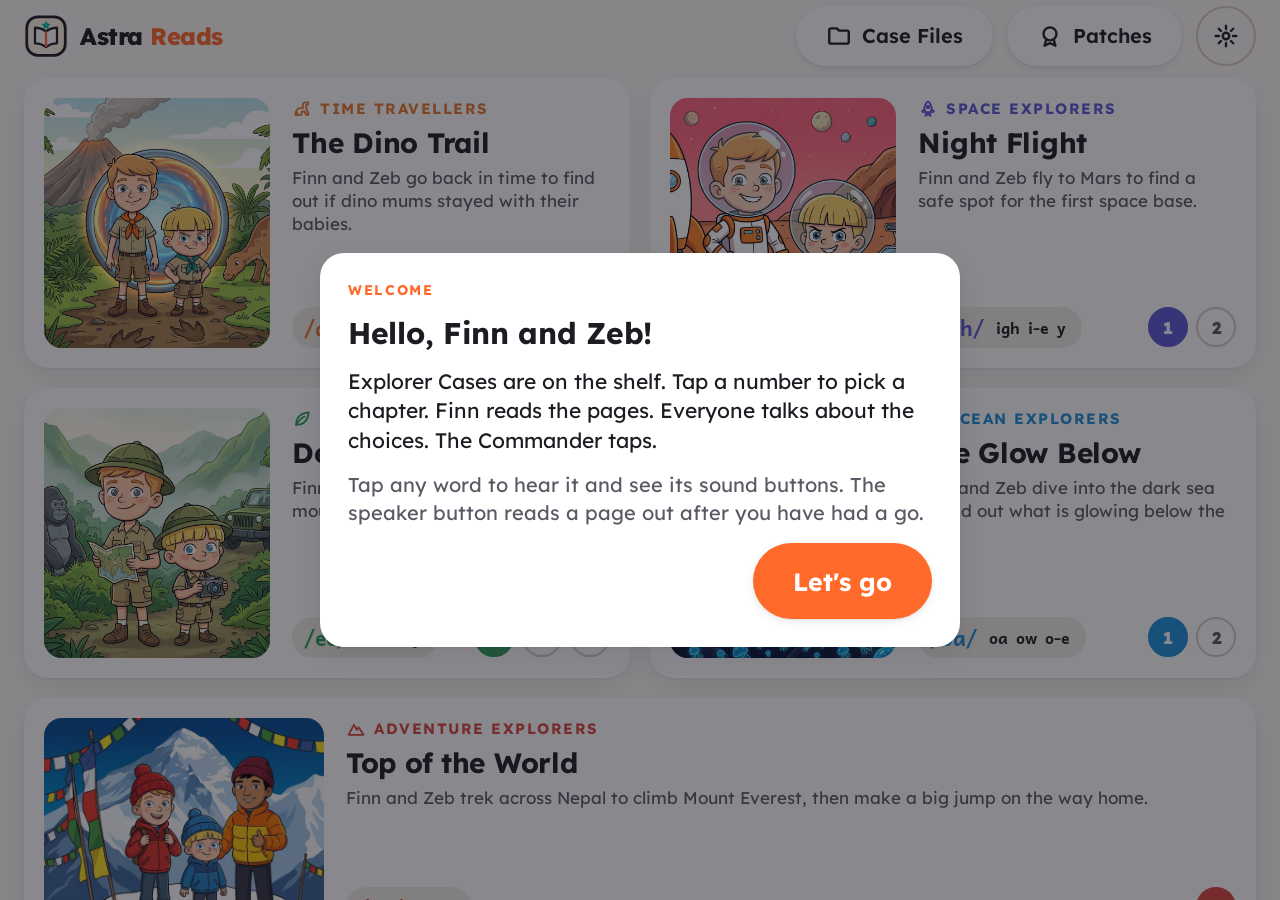
<file: index.html>
<!doctype html>
<html lang="en-GB">
<head>
<meta charset="utf-8">
<meta name="viewport" content="width=device-width, initial-scale=1, viewport-fit=cover">
<title>Astra Reads</title>
<meta name="description" content="Explorer Cases: interactive phonics stories starring Finn and Zeb, with sound buttons, choices, Case Files and questions.">
<meta name="theme-color" content="#faf8f3">
<meta name="color-scheme" content="light">
<meta name="mobile-web-app-capable" content="yes">
<meta name="apple-mobile-web-app-capable" content="yes">
<meta name="apple-mobile-web-app-status-bar-style" content="default">
<meta name="apple-mobile-web-app-title" content="Astra Reads">
<link rel="manifest" href="manifest.webmanifest">
<link rel="icon" type="image/png" sizes="32x32" href="assets/icons/favicon-32.png">
<link rel="apple-touch-icon" href="assets/icons/apple-touch-icon-180.png">
<link rel="preconnect" href="https://fonts.googleapis.com">
<link rel="preconnect" href="https://fonts.gstatic.com" crossorigin>
<link rel="stylesheet" href="css/app.css">
</head>
<body>
<main id="app"></main>
<noscript><p style="padding:40px;font-family:sans-serif">Astra Reads needs JavaScript switched on.</p></noscript>
<script type="module" src="js/app.js"></script>
</body>
</html>
</file>
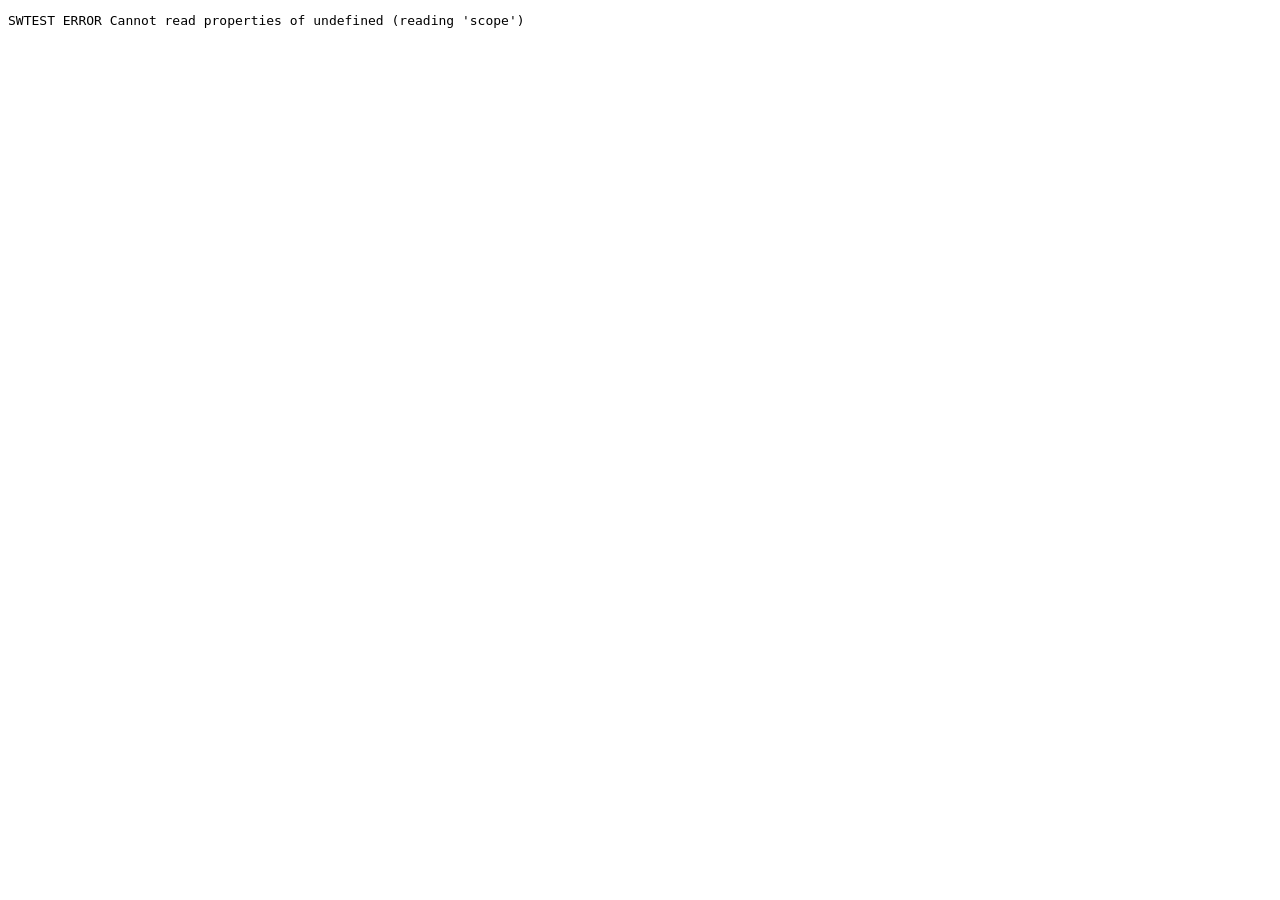
<file: dev/test-sw.html>
<!doctype html><meta charset="utf-8"><title>sw test</title>
<script>if (/[?&]hold=/.test(location.search)) document.write('<iframe src="/__hold?s=' + location.search.match(/hold=(\d+)/)[1] + '" style="display:none"></iframe>');</script>
<script type="module">
const log = (...a) => { console.log('SWTEST', ...a); const p = document.createElement('pre'); p.textContent = 'SWTEST ' + a.join(' '); document.body.appendChild(p); };
try {
  const reg = await navigator.serviceWorker.register('../sw.js', { scope: '../' });
  log('registered', reg.scope);
  const sw = reg.installing || reg.waiting || reg.active;
  let ready = sw.state === 'activated';
  sw.addEventListener('statechange', () => { log('state', sw.state); if (sw.state === 'activated' || sw.state === 'redundant') ready = true; });
  for (let i = 0; i < 150 && !ready; i++) { try { await fetch('/__slow?' + i, { cache: 'no-store' }); } catch (e) { await new Promise(r => setTimeout(r, 1000)); } }
  log('final state', sw.state);
  const keys = await caches.keys();
  const c = await caches.open(keys.find(k => k.startsWith('astrareads')));
  const n = (await c.keys()).length;
  const has = async u => !!(await c.match(new URL(u, location.href).href));
  log('cache', keys.join(','), 'entries', n,
    'shell', await has('../'), 'app', await has('../js/app.js'), 'story', await has('../js/story.js'),
    'book', await has('../content/books/dino-1.json'), 'ch2', await has('../content/books/ocean-2.json'), 'ch2pic', await has('../assets/img/books/ocean-2/case.webp'), 'picture', await has('../assets/img/books/dino-1/p01.webp'),
    'icon', await has('../assets/icons/icon-192.png'),
    'fonts', await has('https://fonts.googleapis.com/css2?family=Andika:wght@400;700&family=Lexend:wght@400;500;600;700;800&display=swap'));
} catch (e) { log('ERROR', e.message); }
</script>
</file>
<file: css/app.css>
/* Astra Reads: a clean, quiet reading room. Warm paper, white cards, one accent colour per theme,
   big pictures and big Andika text. Chrome stays out of the way of the page. */
@import url('https://fonts.googleapis.com/css2?family=Andika:wght@400;700&family=Lexend:wght@400;500;600;700;800&display=swap');

:root {
  --paper: #faf8f3;
  --paper-2: #f1eee6;
  --card: #ffffff;
  --ink: #1d1c22;
  --ink-2: #5a5964;
  --ink-3: #9a98a6;
  --line: #e6e2d9;
  --line-2: #d4cfc4;
  --accent: #ff6a2b;        /* app accent (home, buttons outside a story) */
  --accent-soft: #ffe9dd;
  --good: #1fa062;
  --good-soft: #dff5e8;
  --star: #f5b400;
  --theme: var(--accent);   /* set per story */
  --theme-soft: var(--accent-soft);
  --theme-deep: #c94d16;
  --theme-ink: #ffffff;
  --radius: 24px;
  --radius-s: 16px;
  --font: 'Lexend', system-ui, sans-serif;
  --read: 'Andika', 'Lexend', system-ui, sans-serif;
  --shadow: 0 1px 2px rgba(29, 28, 34, .06), 0 8px 24px rgba(29, 28, 34, .08);
  --shadow-s: 0 1px 2px rgba(29, 28, 34, .08), 0 3px 10px rgba(29, 28, 34, .08);
  --top: 72px;
  color-scheme: light;
}
.theme-dino  { --theme: #e8792a; --theme-soft: #fdebdc; --theme-deep: #b8561a; }
.theme-space { --theme: #5b57d6; --theme-soft: #e8e7fb; --theme-deep: #3d3aa8; }
.theme-wild  { --theme: #2f9e5b; --theme-soft: #e1f4e8; --theme-deep: #1f7241; }
.theme-ocean { --theme: #1b8fd8; --theme-soft: #e0f0fb; --theme-deep: #1267a0; }
.theme-adventure { --theme: #d9473f; --theme-soft: #fde4e1; --theme-deep: #a8302a; }

*, *::before, *::after { box-sizing: border-box; }
html, body {
  margin: 0; height: 100%; background: var(--paper); color: var(--ink);
  font-family: var(--font); font-size: 20px; line-height: 1.4;
  -webkit-font-smoothing: antialiased; -webkit-tap-highlight-color: transparent; overscroll-behavior: none;
}
body { overflow: hidden; user-select: none; -webkit-user-select: none; -webkit-touch-callout: none; touch-action: manipulation; }
button { font-family: inherit; color: inherit; }
a { color: inherit; }
h1, h2, h3 { margin: 0; line-height: 1.15; font-weight: 700; letter-spacing: -.01em; }
h1 { font-size: 40px; font-weight: 800; }
h2 { font-size: 30px; }
h3 { font-size: 22px; }
p { margin: 0; }
.muted { color: var(--ink-2); }
.faint { color: var(--ink-3); }
.small { font-size: 16px; }
.row { display: flex; align-items: center; }
.col { display: flex; flex-direction: column; }
.gap { gap: 16px; }
.gap-s { gap: 10px; }
.gap-l { gap: 28px; }
.grow { flex: 1; }
.center { justify-content: center; }
.wrap { flex-wrap: wrap; }
.hidden { display: none !important; }
svg { display: block; }

#app { position: fixed; inset: 0; display: flex; flex-direction: column; }
.view { flex: 1; min-height: 0; display: flex; flex-direction: column; position: relative; animation: fade .25s ease-out; }
.scroll { overflow-y: auto; overflow-x: hidden; -webkit-overflow-scrolling: touch; }
@keyframes fade { from { opacity: 0; } to { opacity: 1; } }
@keyframes rise { from { opacity: 0; transform: translateY(14px); } to { opacity: 1; transform: none; } }
@keyframes pop { 0% { transform: scale(.6); opacity: 0; } 70% { transform: scale(1.08); opacity: 1; } 100% { transform: scale(1); } }
@keyframes wobble { 0%, 100% { transform: translateX(0); } 25% { transform: translateX(-7px); } 75% { transform: translateX(7px); } }
@keyframes pulse { 50% { transform: scale(1.06); } }

/* ---------------- Buttons ---------------- */
.btn {
  display: inline-flex; align-items: center; justify-content: center; gap: 10px;
  min-height: 60px; padding: 0 28px; border-radius: 999px; border: 2px solid transparent;
  background: var(--card); color: var(--ink); font-size: 20px; font-weight: 600; cursor: pointer;
  box-shadow: var(--shadow-s); text-decoration: none; white-space: nowrap; touch-action: manipulation;
  transition: transform .08s, box-shadow .12s, background .15s, opacity .15s;
}
.btn svg { width: 26px; height: 26px; flex: none; }
.btn:active { transform: scale(.97); box-shadow: 0 1px 2px rgba(29,28,34,.1); }
.btn:disabled { opacity: .4; cursor: default; transform: none; }
.btn.primary { background: var(--theme); color: var(--theme-ink); }
.btn.accent { background: var(--accent); color: #fff; }
.btn.good { background: var(--good); color: #fff; }
.btn.ghost { background: transparent; box-shadow: none; border-color: var(--line-2); }
.btn.plain { background: transparent; box-shadow: none; }
.btn.big { min-height: 76px; font-size: 25px; padding: 0 38px; font-weight: 700; }
.btn.big svg { width: 30px; height: 30px; }
.btn.small { min-height: 48px; font-size: 17px; padding: 0 20px; }
.btn.small svg { width: 22px; height: 22px; }
.btn.round { width: 60px; padding: 0; }
.btn.round.big { width: 76px; }
.btn.round.small { width: 48px; }
.btn.on { background: var(--ink); color: #fff; }
.btn.glow { animation: pulse 1.4s ease-in-out infinite; }

/* ---------------- Cards ---------------- */
.card { background: var(--card); border-radius: var(--radius); box-shadow: var(--shadow); padding: 28px; }
.card.flat { box-shadow: none; border: 2px solid var(--line); }
.eyebrow { font-size: 14px; font-weight: 700; letter-spacing: .12em; text-transform: uppercase; color: var(--theme); display: flex; align-items: center; gap: 6px; }
.eyebrow svg { width: 18px; height: 18px; flex: none; }
.scene { position: absolute; inset: 0; }
.scene svg { width: 100%; height: 100%; display: block; }
.pic img, .cover img, .img img, .look img, .ans .pic img { position: relative; z-index: 1; }
.cover, .img, .look, .ans .pic { position: relative; }
.chip { display: inline-flex; align-items: center; gap: 8px; padding: 6px 14px; border-radius: 999px; background: var(--paper-2); font-weight: 600; font-size: 16px; color: var(--ink-2); }
.chip.theme { background: var(--theme-soft); color: var(--theme-deep); }
.chip svg { width: 18px; height: 18px; }
.sound-badge { display: inline-flex; align-items: center; gap: 10px; padding: 8px 16px 8px 12px; border-radius: 999px; background: var(--card); box-shadow: var(--shadow-s); font-weight: 700; }
.sound-badge .ph { font-family: var(--read); font-size: 24px; color: var(--theme); }
.sound-badge .sp { font-family: var(--read); font-size: 18px; color: var(--ink-2); white-space: nowrap; }
.shelf .sound-badge { padding: 6px 14px 6px 12px; box-shadow: none; background: var(--paper-2); }
.shelf .sound-badge .ph { font-size: 21px; }
.shelf .sound-badge .sp { font-size: 16px; }
.sound-badge .sp b { color: var(--ink); font-weight: 700; margin: 0 2px; }

/* ---------------- Top bar ---------------- */
.topbar { height: var(--top); flex: none; display: flex; align-items: center; gap: 14px; padding: 0 24px; }
.topbar .title { font-weight: 700; font-size: 22px; white-space: nowrap; overflow: hidden; text-overflow: ellipsis; }
.topbar .spacer { flex: 1; }
.logo { display: flex; align-items: center; gap: 12px; }
.logo .mark { width: 44px; height: 44px; }
.logo .word { font-weight: 800; font-size: 24px; letter-spacing: -.02em; line-height: 1; }
.logo .word span { color: var(--accent); }

/* ---------------- Home ---------------- */
.home { padding: 6px 24px 32px; display: grid; grid-template-columns: 1fr 1fr; gap: 20px; }
.shelf { display: flex; gap: 22px; padding: 20px; background: var(--card); border-radius: var(--radius); box-shadow: var(--shadow); min-height: 290px; cursor: pointer; position: relative; overflow: hidden; animation: rise .35s ease-out both; }
.shelf:nth-child(2) { animation-delay: .05s; } .shelf:nth-child(3) { animation-delay: .1s; } .shelf:nth-child(4) { animation-delay: .15s; }
.shelf:active { transform: scale(.99); }
.shelf:last-child:nth-child(odd) { grid-column: 1 / -1; min-height: 0; }
.shelf .cover { width: 40%; max-width: 280px; flex: none; aspect-ratio: 4 / 3; border-radius: 18px; overflow: hidden; background: var(--theme-soft); position: relative; }
.shelf .cover img { width: 100%; height: 100%; object-fit: cover; display: block; }
.shelf .cover .done { position: absolute; right: 10px; top: 10px; width: 40px; height: 40px; border-radius: 50%; background: var(--good); color: #fff; display: flex; align-items: center; justify-content: center; box-shadow: var(--shadow-s); }
.shelf .cover .done svg { width: 22px; height: 22px; }
.shelf .body { flex: 1; display: flex; flex-direction: column; gap: 8px; min-width: 0; }
.shelf .series { display: flex; align-items: center; gap: 8px; color: var(--theme); font-weight: 700; font-size: 15px; letter-spacing: .1em; text-transform: uppercase; }
.shelf .series svg { width: 20px; height: 20px; }
.shelf h2 { font-size: 28px; }
.shelf .blurb { color: var(--ink-2); font-size: 17px; line-height: 1.35; }
.shelf .foot { margin-top: auto; display: flex; align-items: center; gap: 12px; }
.shelf .series .chapno { margin-left: auto; color: var(--ink-3); letter-spacing: .06em; }
.shelf .chapters { display: flex; gap: 8px; margin-left: auto; align-items: center; flex-wrap: nowrap; }
.shelf .chapters i.soon { width: 8px; height: 8px; border-radius: 50%; background: var(--line-2); display: block; }
.shelf .chapters .ch { width: 40px; height: 40px; border-radius: 50%; border: 2px solid var(--line-2); background: var(--card); color: var(--ink-2); font-weight: 800; font-size: 17px; display: inline-flex; align-items: center; justify-content: center; cursor: pointer; padding: 0; transition: transform .08s, background .12s; }
.shelf .chapters .ch:active { transform: scale(.92); }
.shelf .chapters .ch svg { width: 20px; height: 20px; }
.shelf .chapters .ch.done { border-color: var(--good); color: var(--good); }
.shelf .chapters .ch.sel { background: var(--theme); border-color: var(--theme); color: #fff; }
.homefoot { grid-column: 1 / -1; display: flex; gap: 14px; justify-content: center; padding-top: 6px; }

/* ---------------- Intro cards (cover, sound, tricky) ---------------- */
.intro { flex: 1; min-height: 0; display: flex; align-items: center; justify-content: center; padding: 20px 28px 28px; background: var(--theme-soft); }
.intro .card { width: min(1140px, 100%); max-height: 100%; display: flex; gap: 32px; align-items: center; padding: 30px; animation: rise .3s ease-out; }
.intro .cover { width: 42%; flex: none; aspect-ratio: 4 / 3; border-radius: 20px; overflow: hidden; background: var(--paper-2); }
.intro .cover img { width: 100%; height: 100%; object-fit: cover; display: block; }
.intro .body { flex: 1; display: flex; flex-direction: column; gap: 14px; min-width: 0; }
.intro h1 { font-size: 44px; }
.intro .blurb { font-size: 21px; color: var(--ink-2); }
.intro .actions { display: flex; gap: 12px; align-items: center; margin-top: 8px; flex-wrap: wrap; }
.phoneme { font-family: var(--read); font-size: 92px; font-weight: 700; color: var(--theme); line-height: 1; }
.spellings { display: flex; gap: 14px; flex-wrap: wrap; }
.spell { display: flex; flex-direction: column; align-items: center; gap: 2px; min-width: 150px; padding: 16px 18px; border-radius: 18px; background: var(--paper); border: 2px solid var(--line); cursor: pointer; transition: transform .08s, background .15s; }
.spell:active { transform: scale(.96); background: var(--theme-soft); }
.spell .g { font-family: var(--read); font-size: 36px; font-weight: 700; color: var(--theme); }
.spell .w { font-family: var(--read); font-size: 28px; }
.spell .w u { text-decoration: none; border-bottom: 4px solid var(--theme); }
.tricky-list { display: flex; gap: 12px; flex-wrap: wrap; }
.tricky { font-family: var(--read); font-size: 30px; padding: 10px 22px; border-radius: 16px; background: var(--paper); border: 2px solid var(--line); cursor: pointer; }
.tricky:active { background: var(--theme-soft); transform: scale(.96); }

/* ---------------- The page ---------------- */
.page { flex: 1; min-height: 0; display: flex; flex-direction: column; background: #0d0c10; }
.pic { flex: 1; min-height: 0; position: relative; overflow: hidden; background: var(--theme-soft); }
.pic img { width: 100%; height: 100%; object-fit: cover; display: block; animation: fade .4s ease-out; }
.pic .fallback { position: absolute; inset: 0; display: flex; align-items: center; justify-content: center; color: var(--theme); opacity: .5; }
.pic .fallback svg { width: 160px; height: 160px; }
.float { position: absolute; z-index: 3; }
.float.tl { left: 16px; top: 14px; }
.float.tr { right: 16px; top: 14px; display: flex; gap: 10px; align-items: center; }
.float.tc { left: 50%; top: 18px; transform: translateX(-50%); }
.fbtn { width: 54px; height: 54px; border-radius: 50%; border: 0; background: rgba(255,255,255,.92); color: var(--ink); box-shadow: var(--shadow-s); display: inline-flex; align-items: center; justify-content: center; cursor: pointer; backdrop-filter: blur(6px); }
.fbtn svg { width: 26px; height: 26px; }
.fbtn:active { transform: scale(.94); }
.fbtn.on { background: var(--theme); color: #fff; }
.dots { display: flex; gap: 6px; padding: 10px 14px; border-radius: 999px; background: rgba(255,255,255,.85); backdrop-filter: blur(6px); box-shadow: var(--shadow-s); }
.dots i { width: 8px; height: 8px; border-radius: 50%; background: var(--line-2); display: block; transition: transform .2s, background .2s; }
.dots i.on { background: var(--theme); transform: scale(1.3); }
.dots i.past { background: var(--ink-3); }

.band { flex: none; background: var(--card); display: flex; align-items: center; gap: 20px; padding: 22px 26px 22px 40px; min-height: 196px; position: relative; z-index: 2; }
.band .text { flex: 1; min-width: 0; font-family: var(--read); font-size: 40px; line-height: 1.5; font-weight: 400; color: var(--ink); }
.band .text .line { display: block; white-space: nowrap; }
.band .controls { display: flex; align-items: center; gap: 14px; flex: none; }
.w { display: inline; cursor: pointer; border-radius: 10px; padding: 2px 3px; margin: 0 -3px; transition: background .12s; }
.w:active, .w.hit { background: var(--theme-soft); }
.w .f { text-decoration: none; border-bottom: 5px solid var(--theme); padding-bottom: 1px; }
.w .f.dot { border-bottom-style: dotted; }
.hl-off .w .f { border-bottom-color: transparent; }
.rbtn { width: 68px; height: 68px; border-radius: 50%; border: 0; background: var(--theme-soft); color: var(--theme-deep); display: inline-flex; align-items: center; justify-content: center; cursor: pointer; }
.rbtn svg { width: 32px; height: 32px; }
.rbtn:active { transform: scale(.94); }
.rbtn.on { background: var(--theme); color: #fff; animation: pulse 1s ease-in-out infinite; }
.nbtn { width: 84px; height: 84px; border-radius: 50%; border: 0; background: var(--theme); color: #fff; display: inline-flex; align-items: center; justify-content: center; cursor: pointer; box-shadow: var(--shadow-s); }
.nbtn svg { width: 40px; height: 40px; }
.nbtn:active { transform: scale(.94); }
.nbtn.ghost { background: var(--paper-2); color: var(--ink-3); box-shadow: none; }

/* sound buttons popover */
.sb { position: absolute; left: 50%; bottom: calc(100% + 10px); transform: translateX(-50%); z-index: 6; background: var(--ink); color: #fff; border-radius: 20px; padding: 14px 18px; display: flex; gap: 8px; align-items: flex-end; box-shadow: var(--shadow); animation: pop .22s ease-out; font-family: var(--read); }
.sb::after { content: ''; position: absolute; left: 50%; top: 100%; transform: translateX(-50%); border: 10px solid transparent; border-top-color: var(--ink); }
.sb .seg { display: flex; flex-direction: column; align-items: center; gap: 6px; }
.sb .seg .g { font-size: 38px; line-height: 1; font-weight: 700; padding: 0 4px; }
.sb .seg .b { width: 18px; height: 18px; border-radius: 50%; background: #fff; opacity: .9; }
.sb .seg.focus .g { color: #ffd166; }
.sb .seg.focus .b { background: #ffd166; }
.sb .split { display: flex; gap: 8px; align-items: flex-end; padding-bottom: 6px; border-bottom: 4px solid #fff; border-radius: 0 0 6px 6px; }
.sb .split.focus { border-bottom-color: #ffd166; }
.sb .split .seg .b { visibility: hidden; }
.sb .split .seg.end .b { visibility: visible; }

/* ---------------- Choices ---------------- */
.band.choice { flex-direction: column; align-items: stretch; gap: 16px; padding: 22px 32px 24px; min-height: 0; }
.band.choice .prompt { display: flex; align-items: center; gap: 16px; }
.band.choice .text { font-size: 36px; }
.options { display: flex; gap: 14px; }
.opt { flex: 1; display: flex; align-items: center; gap: 14px; min-height: 86px; padding: 14px 20px; border-radius: 20px; border: 3px solid var(--line); background: var(--card); font-family: var(--read); font-size: 27px; line-height: 1.25; text-align: left; cursor: pointer; transition: border-color .12s, background .12s, transform .08s; }
.opt:active { transform: scale(.98); }
.opt .ic { width: 52px; height: 52px; flex: none; border-radius: 14px; background: var(--theme-soft); color: var(--theme); display: flex; align-items: center; justify-content: center; }
.opt .ic svg { width: 30px; height: 30px; }
.opt.sel { border-color: var(--theme); background: var(--theme-soft); }
.opt.sel .ic { background: var(--theme); color: #fff; }
.opt .go { margin-left: auto; width: 46px; height: 46px; border-radius: 50%; background: var(--theme); color: #fff; display: none; align-items: center; justify-content: center; flex: none; animation: pop .2s ease-out; }
.opt .go svg { width: 24px; height: 24px; }
.opt.sel .go { display: flex; }
.bigq { display: inline-flex; align-items: center; gap: 8px; padding: 6px 14px 6px 10px; border-radius: 999px; background: var(--star); color: #4a3600; font-weight: 800; font-size: 15px; letter-spacing: .08em; text-transform: uppercase; }
.bigq svg { width: 20px; height: 20px; }

/* overlay cards (reveal, look back) */
.overlay { position: absolute; inset: 0; z-index: 8; display: flex; align-items: center; justify-content: center; padding: 28px; background: rgba(20, 18, 28, .55); backdrop-filter: blur(8px); animation: fade .2s ease-out; }
.overlay .card { width: min(880px, 100%); max-height: 100%; overflow: auto; animation: rise .3s ease-out; display: flex; flex-direction: column; gap: 18px; }
.overlay .card .text { font-family: var(--read); font-size: 30px; line-height: 1.5; }
.overlay .card .src { font-size: 14px; color: var(--ink-3); }
.overlay .card .src a { color: var(--ink-3); }
.overlay .look { aspect-ratio: 16 / 9; max-height: 52vh; margin: 0 auto; border-radius: 18px; overflow: hidden; background: var(--paper-2); }
.overlay .look img { width: 100%; height: 100%; object-fit: cover; }

/* ---------------- Case cracked, case file, quiz, debrief, patch ---------------- */
.stage { flex: 1; min-height: 0; display: flex; align-items: center; justify-content: center; padding: 20px 28px 28px; background: var(--theme-soft); }
.stage > .card { width: min(1140px, 100%); max-height: 100%; overflow: auto; display: flex; gap: 30px; padding: 30px; animation: rise .3s ease-out; }
.stage .side { width: 40%; flex: none; display: flex; flex-direction: column; gap: 14px; }
.stage .side .img { aspect-ratio: 4 / 3; border-radius: 20px; overflow: hidden; background: var(--paper-2); }
.stage .side .img img { width: 100%; height: 100%; object-fit: cover; display: block; }
.stage .main { flex: 1; min-width: 0; display: flex; flex-direction: column; gap: 16px; }
.cracked { text-align: center; align-items: center; justify-content: center; gap: 18px; flex-direction: column; }
.cracked h1 { font-size: 64px; color: var(--theme); animation: pop .5s ease-out; }
.cracked .stamp { width: 150px; height: 150px; border-radius: 50%; background: var(--theme); color: #fff; display: flex; align-items: center; justify-content: center; animation: pop .6s ease-out; box-shadow: var(--shadow); }
.cracked .stamp svg { width: 80px; height: 80px; }
.facts { display: flex; flex-direction: column; gap: 12px; }
.fact { display: flex; gap: 14px; align-items: flex-start; padding: 14px 16px; border-radius: 16px; background: var(--paper); }
.fact .n { width: 38px; height: 38px; border-radius: 50%; background: var(--theme); color: #fff; font-weight: 800; display: flex; align-items: center; justify-content: center; flex: none; font-size: 18px; }
.fact .t { font-family: var(--read); font-size: 24px; line-height: 1.4; flex: 1; }
.fact .s { color: var(--ink-3); flex: none; width: 36px; height: 36px; display: flex; align-items: center; justify-content: center; border-radius: 50%; }
.fact .s svg { width: 20px; height: 20px; }
.rating { display: flex; gap: 10px; flex-wrap: wrap; }
.qhead { display: flex; align-items: center; gap: 12px; }
.qtext { font-family: var(--read); font-size: 32px; line-height: 1.45; }
.answers { display: flex; gap: 14px; }
.answers.pics .ans { flex-direction: column; padding: 10px; gap: 10px; align-items: stretch; }
.ans { flex: 1; display: flex; align-items: center; gap: 12px; min-height: 84px; padding: 14px 20px; border-radius: 20px; border: 3px solid var(--line); background: var(--card); font-family: var(--read); font-size: 25px; line-height: 1.25; text-align: left; cursor: pointer; transition: border-color .12s, background .12s; }
.ans .pic { flex: none; aspect-ratio: 16 / 10; border-radius: 12px; overflow: hidden; background: var(--paper-2); }
.ans .pic img { width: 100%; height: 100%; object-fit: cover; display: block; }
.ans .cap { text-align: center; padding: 0 6px 4px; }
.ans.yes { border-color: var(--good); background: var(--good-soft); }
.ans.no { border-color: var(--line-2); opacity: .55; animation: wobble .4s ease-out; }
.feedback { min-height: 60px; display: flex; align-items: center; gap: 12px; font-size: 22px; font-weight: 600; }
.feedback .ok { color: var(--good); }
.feedback svg { width: 28px; height: 28px; }
.patch-wrap { display: flex; flex-direction: column; align-items: center; gap: 14px; }
.patch { width: 200px; height: 200px; animation: pop .7s ease-out; filter: drop-shadow(0 8px 16px rgba(0,0,0,.15)); }
.patch.small { width: 120px; height: 120px; animation: none; }
.patch.ghost { opacity: .22; filter: grayscale(1); }

/* ---------------- Collections ---------------- */
.grid { padding: 6px 24px 32px; display: grid; grid-template-columns: repeat(auto-fill, minmax(280px, 1fr)); gap: 18px; }
.tile { background: var(--card); border-radius: var(--radius); box-shadow: var(--shadow); padding: 18px; display: flex; flex-direction: column; gap: 10px; animation: rise .3s ease-out both; }
.tile .img { aspect-ratio: 4 / 3; border-radius: 16px; overflow: hidden; background: var(--paper-2); }
.tile .img img { width: 100%; height: 100%; object-fit: cover; display: block; }
.tile.locked { opacity: .5; }
.log { padding: 0 24px 32px; display: flex; flex-direction: column; gap: 10px; }
.log .entry { background: var(--card); border-radius: 16px; padding: 14px 18px; box-shadow: var(--shadow-s); display: flex; gap: 14px; align-items: center; }
.log .entry .when { color: var(--ink-3); font-size: 15px; flex: none; width: 110px; }
.empty { padding: 40px; text-align: center; color: var(--ink-3); font-size: 22px; }

/* ---------------- Toast, modal ---------------- */
.toast { position: fixed; left: 50%; bottom: 28px; transform: translateX(-50%); z-index: 50; background: var(--ink); color: #fff; padding: 12px 22px; border-radius: 999px; font-weight: 600; box-shadow: var(--shadow); animation: rise .25s ease-out; pointer-events: none; }
.modal-bg { position: fixed; inset: 0; z-index: 40; background: rgba(20,18,28,.5); display: flex; align-items: center; justify-content: center; padding: 24px; animation: fade .2s ease-out; }
.modal { width: min(640px, 100%); display: flex; flex-direction: column; gap: 16px; }
.setting { display: flex; align-items: center; gap: 14px; padding: 12px 0; border-top: 1px solid var(--line); }
.setting:first-of-type { border-top: 0; }
.setting .lab { flex: 1; }
.setting .lab small { display: block; color: var(--ink-3); font-size: 15px; }
.switch { width: 64px; height: 36px; border-radius: 999px; background: var(--line-2); position: relative; border: 0; cursor: pointer; flex: none; transition: background .15s; }
.switch::after { content: ''; position: absolute; top: 4px; left: 4px; width: 28px; height: 28px; border-radius: 50%; background: #fff; transition: left .15s; box-shadow: 0 1px 3px rgba(0,0,0,.2); }
.switch.on { background: var(--good); }
.switch.on::after { left: 32px; }
.confetti { position: absolute; inset: 0; pointer-events: none; overflow: hidden; z-index: 9; }
.confetti i { position: absolute; top: -20px; width: 12px; height: 18px; border-radius: 3px; animation: drop 2.6s linear forwards; }
@keyframes drop { to { transform: translateY(110vh) rotate(540deg); opacity: .6; } }

/* ---------------- Portrait and small screens ---------------- */
@media (max-width: 900px) {
  .home { grid-template-columns: 1fr; }
  .intro .card, .stage > .card { flex-direction: column; }
  .intro .cover, .stage .side { width: 100%; }
  .band .text { font-size: 32px; }
  .band .text .line { white-space: normal; }
  .options, .answers { flex-direction: column; }
}
@media (orientation: portrait) {
  .band { min-height: 220px; }
}
</file>
